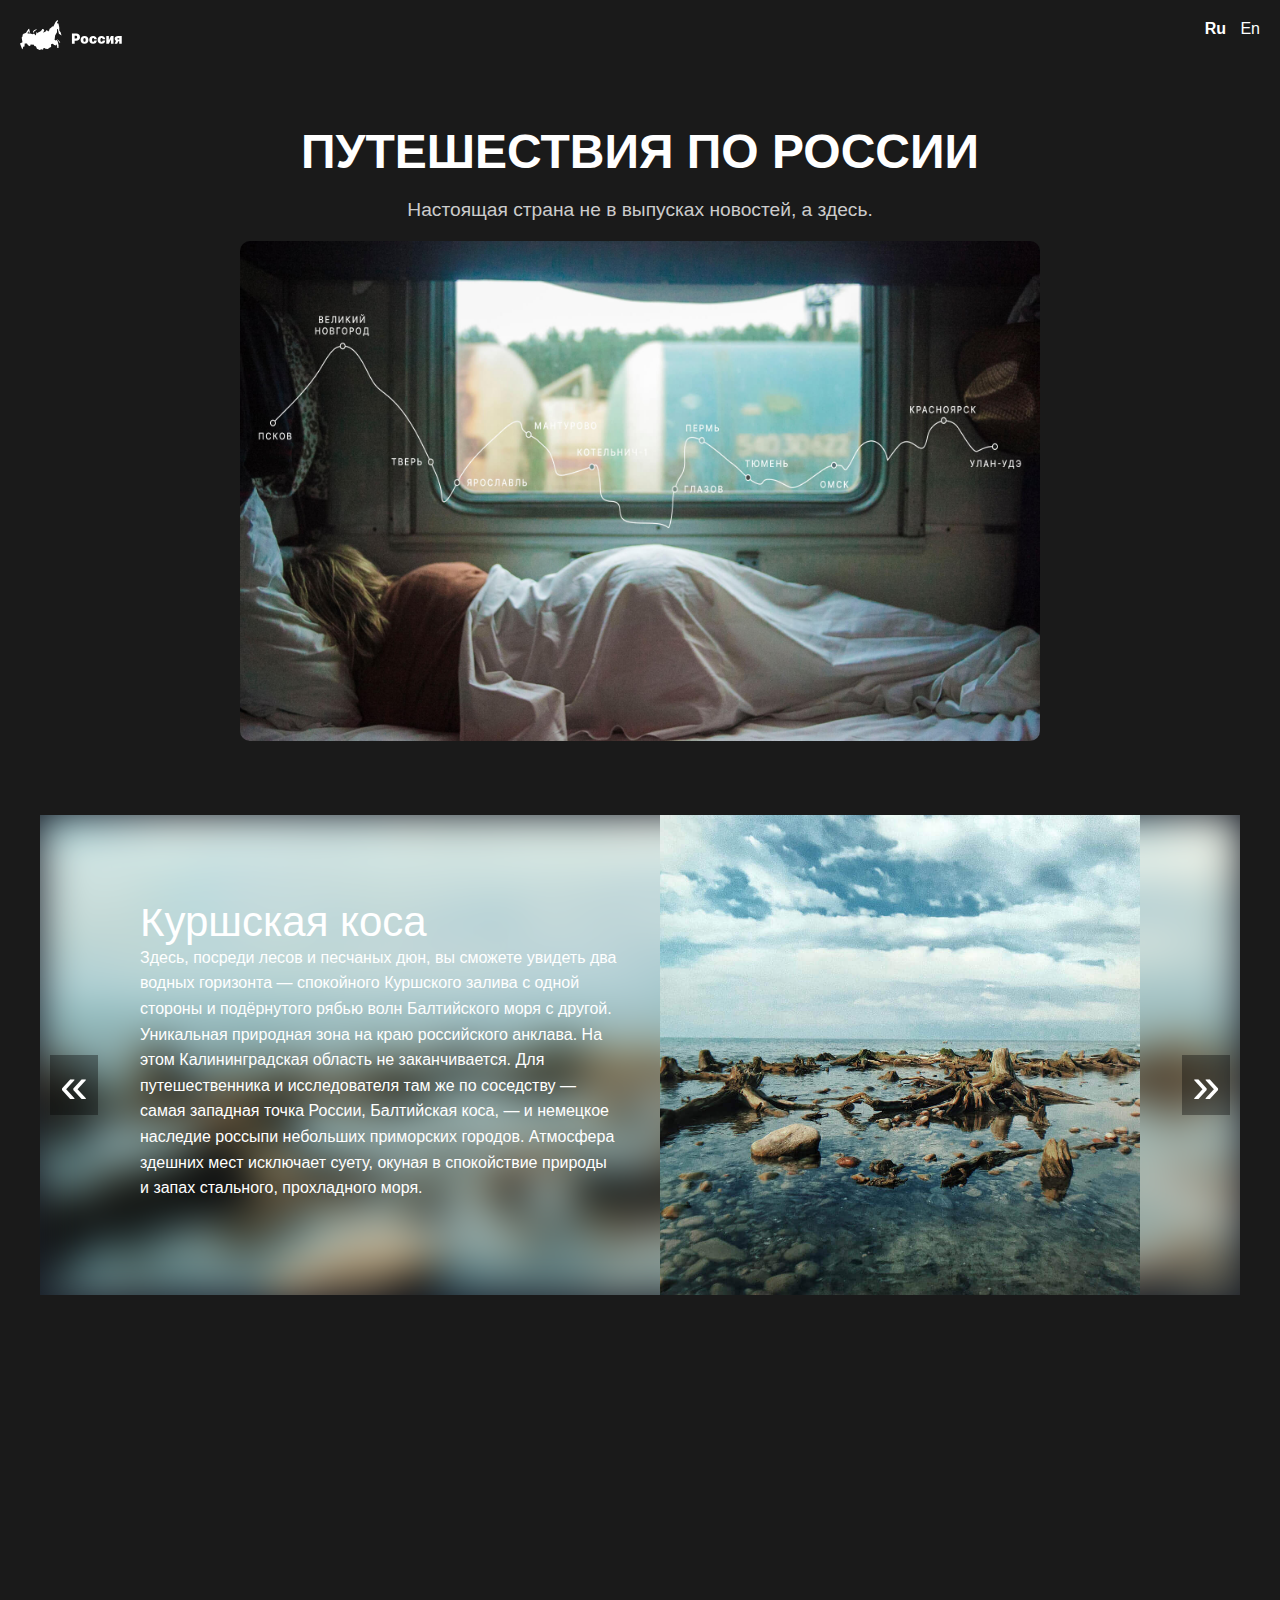
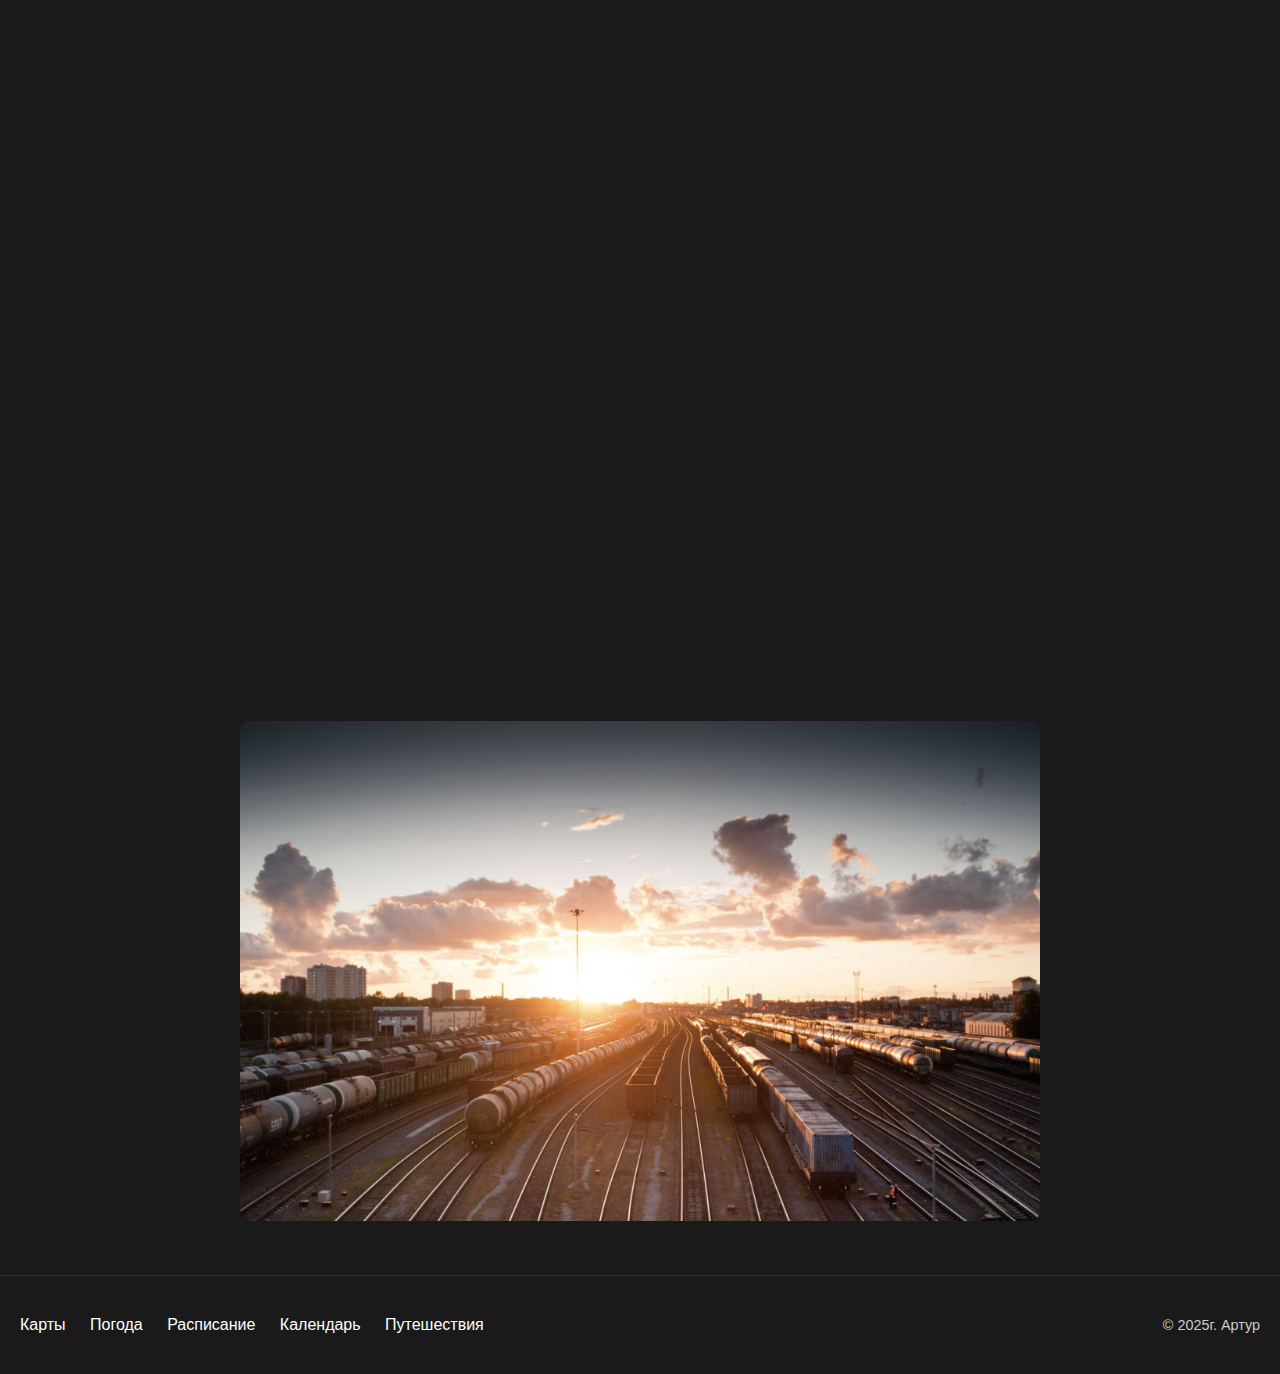
<file: Site_1/index.html>
<!DOCTYPE html>
<html lang="ru">
<head>
    <meta charset="UTF-8">
    <meta name="viewport" content="width=device-width, initial-scale=1.0">
    <title>Артур</title>
    <link rel="stylesheet" href="css/main.css">
    <link rel="stylesheet" href="css/immersive-slider.css">
    <style>
        .lang-btn.active {
            font-weight: bold;
        }
    </style>
</head>
<body>
    <div class="header1">
        <div class="logo">
            <img src="img/other/header-logo.svg" alt="Логотип Россия">
        </div>
        <div class="language-toggle">
            <a href="#" class="lang-btn" data-lang="ru">Ru</a>
            <a href="#" class="lang-btn" data-lang="en">En</a>
        </div>
    </div>
    <div class="hero">
        <h1 data-key="hero-title">ПУТЕШЕСТВИЯ ПО РОССИИ</h1>
        <p data-key="hero-subtitle">Настоящая страна не в выпусках новостей, а здесь.</p>
        <div class="hero-image">
            <img src="img/other/lead-polka.jpg" alt="Поезд на закате">
            <div class="image-overlay"></div>
        </div>
    </div>
    <div class="main">
        <div class="page_container">
            <div id="immersive_slider">
                <div class="slide" data-blurred="img/kosa.jpg">
                    <div class="content">
                        <h2 data-key="slide1-title">Куршская коса</h2>
                        <p data-key="slide1-text">Здесь, посреди лесов и песчаных дюн, вы сможете увидеть два водных горизонта — спокойного Куршского залива с одной стороны и подёрнутого рябью волн Балтийского моря с другой. Уникальная природная зона на краю российского анклава. На этом Калининградская область не заканчивается. Для путешественника и исследователя там же по соседству — самая западная точка России, Балтийская коса, — и немецкое наследие россыпи небольших приморских городов. Атмосфера здешних мест исключает суету, окуная в спокойствие природы и запах стального, прохладного моря.</p>
                    </div>
                    <div class="image">
                        <img src="img/kosa.jpg" alt="Куршская коса">
                    </div>
                </div>
                <div class="slide" data-blurred="img/kolsky.jpg">
                    <div class="content">
                        <h2 data-key="slide2-title">Кольский</h2>
                        <p data-key="slide2-text">Почти весь полуостров находится за Полярным кругом. Саамская тундра, от которой на юг — тайга, а на север — Ледовитый океан, прикидывающийся Баренцевым морем. Возможно, вы смотрели Звягинцева и даже слышали историю арктического фестиваля в Териберке. Возможно, слово «Хибины» не осталось под снегом школьных воспоминаний об уроках географии. Возможно, вы не интересовались пронизывающей земную кору сверхглубокой скважиной, а от апатитов вас давно накрывает апатия. Но ваша мечта увидеть северное сияние начинает сбываться с билетом в Мурманск.</p>
                    </div>
                    <div class="image">
                        <img src="img/kolsky.jpg" alt="Кольский полуостров">
                    </div>
                </div>
                <div class="slide" data-blurred="img/altai.jpg">
                    <div class="content">
                        <h2 data-key="slide3-title">Алтай</h2>
                        <p data-key="slide3-text">Алтай — одно из красивейших мест в России. В первую очередь из-за гор: если ехать вдоль хребта, вы увидите склоны, усыпанные соснами, горные реки и озёра. А если вы откроете в автомобиле окна, сможете познакомиться с невидимым чудом здешних мест — горным воздухом. Климат на Алтае умеренный, поэтому ехать сюда лучше всего летом. Так вы увидите всё разнообразие местной флоры и фауны. По лесам Алтая бродят лоси, над хребтами летают орлы, а на равнинах пасутся косули. И знаменитые манулы — тоже обитатели Алтайского края.</p>
                    </div>
                    <div class="image">
                        <img src="img/altai.jpg" alt="Алтайские горы">
                    </div>
                </div>
                <div class="slide" data-blurred="img/baikal.jpg">
                    <div class="content">
                        <h2 data-key="slide4-title">Зимний байкал</h2>
                        <p data-key="slide4-text">Всем известен Байкал как крупнейшее озеро в мире. Многие также знают, что это самый большой источник пресной воды и одно из красивейших мест в России. Конечно, это всё так. Но Байкал ещё идеальное место для соревнований по скийорингу. Это такой вид спорта, когда лыжник привязывает себя к мотоциклу, и тандем старается развить как можно бóльшую скорость на льду. В марте 2019 года на фестивале «Байкальская миля» был поставлен мировой рекорд — 197.011 км/ч.</p>
                    </div>
                    <div class="image">
                        <img src="img/baikal.jpg" alt="Зимний Байкал">
                    </div>
                </div>
                <div class="slide" data-blurred="img/karelia.jpg">
                    <div class="content">
                        <h2 data-key="slide5-title">Карелия</h2>
                        <p data-key="slide5-text">Сибирь заканчивается не на Урале, а в Карелии: образующая тайгу сибирская лиственница не растёт западнее Водлозера. Зато здесь она вымахивает на 30 метров — леса карельских национальных парков из-за непроходимых болот никогда не знали топора. Некоторым соснам уже больше чем полтысячелетия. Прикоснитесь к живому существу, видевшему солнце раньше, чем увидал его Иван Грозный. В девственном лесу на сотню километров не встретишь тропы. А на редких тропинках деревья в паре метров от земли помечены медвежьими когтями. Чтобы все знали, кто тут хозяин.</p>
                    </div>
                    <div class="image">
                        <img src="img/karelia.jpg" alt="Карелия">
                    </div>
                </div>
                <div class="is-nav">
                    <a href="#" class="is-prev">«</a>
                    <a href="#" class="is-next">»</a>
                </div>
            </div>

            <div class="gallery">
                <div class="gallery-item" data-column="1" data-parallax="0.2">
                    <div class="gallery-item-inner">
                        <img src="img/other/photo-grid-train.jpg" alt="Image 1">
                    </div>
                </div>
                <div class="gallery-item" data-column="2" data-parallax="0.2">
                    <div class="gallery-item-inner">
                        <img src="img/other/photo-grid-atharva-tulsi.jpg" alt="Image 2">
                    </div>
                </div>
                <div class="gallery-item" data-column="3" data-parallax="0.2">
                    <div class="gallery-item-inner">
                        <img src="img/other/photo-grid-tuman.jpg" alt="Image 3">
                    </div>
                </div>
                <div class="gallery-item" data-column="4" data-parallax="0.2">
                    <div class="gallery-item-inner">
                        <img src="img/other/photo-grid-sochi.jpg" alt="Image 4">
                    </div>
                </div>
                <div class="gallery-item" data-column="1" data-parallax="0.2">
                    <div class="gallery-item-inner">
                        <img src="img/other/photo-grid-arisa.jpg" alt="Image 1">
                    </div>
                </div>
                <div class="gallery-item" data-column="2" data-parallax="0.2">
                    <div class="gallery-item-inner">
                        <img src="img/other/photo-grid-baikal.jpg" alt="Image 2">
                    </div>
                </div>
                <div class="gallery-item" data-column="3" data-parallax="0.2">
                    <div class="gallery-item-inner">
                        <img src="img/other/photo-grid-elbrus.jpg" alt="Image 3">
                    </div>
                </div>
                <div class="gallery-item" data-column="4" data-parallax="0.2">
                    <div class="gallery-item-inner">
                        <img src="img/other/photo-grid-kondratiev.jpg" alt="Image 4">
                    </div>
                </div>
                <div class="gallery-item" data-column="1" data-parallax="0.2">
                    <div class="gallery-item-inner">
                        <img src="img/other/photo-grid-kamchatka-1.jpg" alt="Image 1">
                    </div>
                </div>
                <div class="gallery-item" data-column="2" data-parallax="0.2">
                    <div class="gallery-item-inner">
                        <img src="img/other/photo-grid-kamchatka-2.jpg" alt="Image 2">
                    </div>
                </div>
                <div class="gallery-item" data-column="3" data-parallax="0.2">
                    <div class="gallery-item-inner">
                        <img src="img/other/photo-grid-baikal-2.jpg" alt="Image 3">
                    </div>
                </div>
                <div class="gallery-item" data-column="4" data-parallax="0.2">
                    <div class="gallery-item-inner">
                        <img src="img/other/photo-grid-ergaki.jpg" alt="Image 4">
                    </div>
                </div>
            </div>

            <div class="benefits">
                <div class="page_container"></div>
            </div>
            <div class="cover-image">
                <div class="hero-image">
                    <img src="img/other/cover-trains.jpg" alt="Поезд на закате">
                    <div class="image-overlay"></div>
                </div>
            </div>
        </div>
        <footer class="footer">
            <div class="footer-links">
                <a href="https://yandex.ru/maps" data-key="footer-link1">Карты</a>
                <a href="https://yandex.ru/pogoda" data-key="footer-link2">Погода</a>
                <a href="https://rasp.yandex.ru/" data-key="footer-link3">Расписание</a>
                <a href="https://calendar.yandex.ru/" data-key="footer-link4">Календарь</a>
                <a href="https://travel.yandex.ru/" data-key="footer-link5">Путешествия</a>
            </div>
            <div class="footer-copyright">
                <p data-key="footer-copyright">© 2025г. Артур</p>
            </div>
        </footer>
    </div>
    <script src="js/immersive-slider.js"></script>
    <script src="js/gallery-effects.js"></script>
    <script src="js/language-switcher.js"></script>
</body>
</html>
</file>
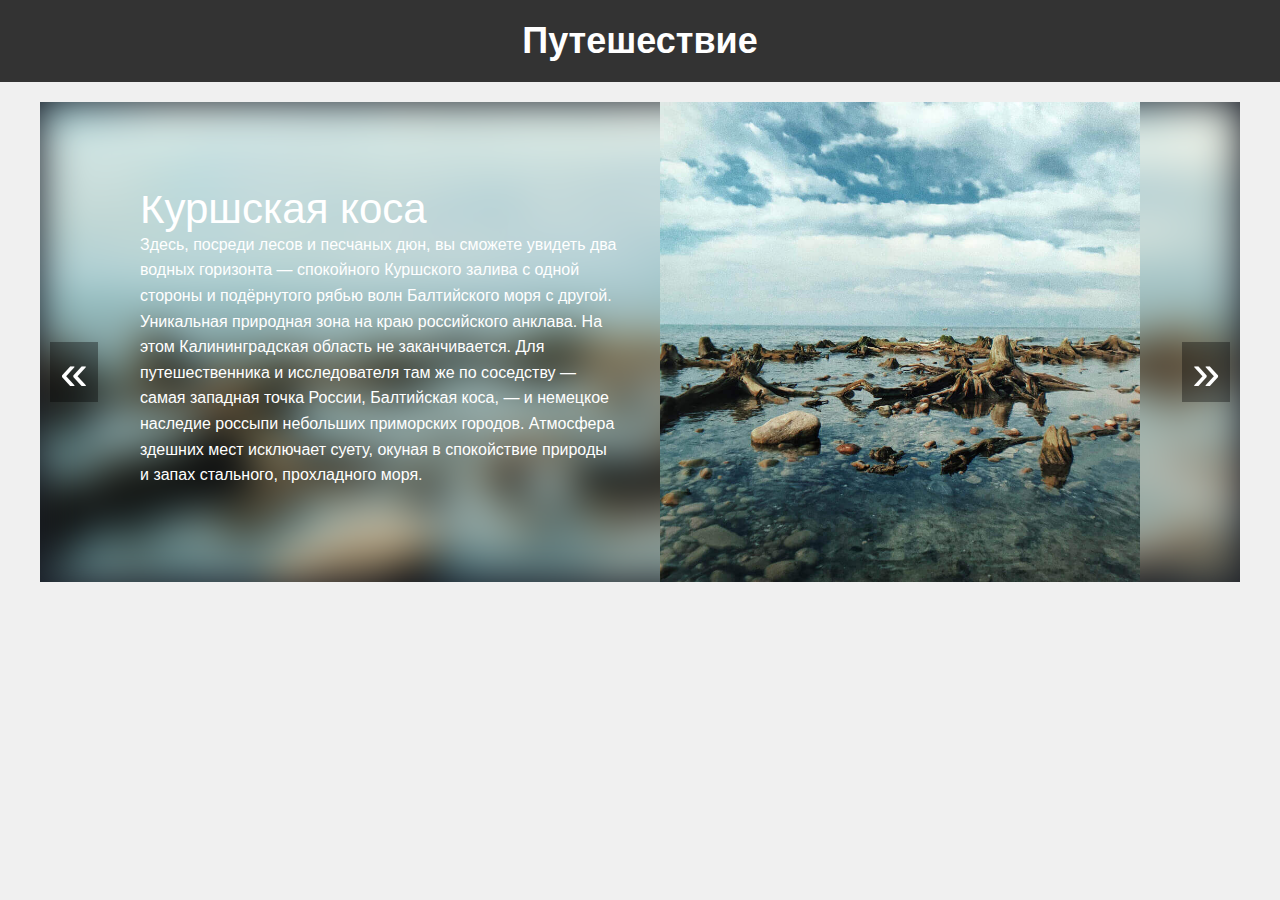
<file: Slider/index.html>
<!DOCTYPE html>
<html lang="en">
<head>
    <meta charset="UTF-8" />
    <meta name="viewport" content="width=device-width, initial-scale=1.0">
    <title>Артур</title>
    <link rel="stylesheet" type="text/css" href="css/immersive-slider.css" />
</head>
<body>
    <div class="header">
        <h1>Путешествие</h1>
    </div>
    <div class="main">
        <div class="page_container">
            <div id="immersive_slider">
                <div class="slide" data-blurred="img/kosa.jpg">
                    <div class="content">
                        <h2>Куршская коса</h2>
                        <p>Здесь, посреди лесов и песчаных дюн, вы сможете увидеть два водных горизонта — спокойного Куршского залива с одной стороны и подёрнутого рябью волн Балтийского моря с другой. Уникальная природная зона на краю российского анклава. На этом Калининградская область не заканчивается. Для путешественника и исследователя там же по соседству — самая западная точка России, Балтийская коса, — и немецкое наследие россыпи небольших приморских городов. Атмосфера здешних мест исключает суету, окуная в спокойствие природы и запах стального, прохладного моря.</p>
                    </div>
                    <div class="image">
                        <img src="img/kosa.jpg" alt="Slider 1">
                    </div>
                </div>
                <div class="slide" data-blurred="img/kolsky.jpg">
                    <div class="content">
                        <h2>Кольский</h2>
                        <p>Почти весь полуостров находится за Полярным кругом. Саамская тундра, от которой на юг — тайга, а на север — Ледовитый океан, прикидывающийся Баренцевым морем. Возможно, вы смотрели Звягинцева и даже слышали историю арктического фестиваля в Териберке. Возможно, слово «Хибины» не осталось под снегом школьных воспоминаний об уроках географии. Возможно, вы не интересовались пронизывающей земную кору сверхглубокой скважиной, а от апатитов вас давно накрывает апатия. Но ваша мечта увидеть северное сияние начинает сбываться с билетом в Мурманск.</p>
                    </div>
                    <div class="image">
                        <img src="img/kolsky.jpg" alt="Slider 1">
                    </div>
                </div>
                <div class="slide" data-blurred="img/altai.jpg">
                    <div class="content">
                        <h2>Алтай</h2>
                        <p>Алтай — одно из красивейших мест в России. В первую очередь из-за гор: если ехать вдоль хребта, вы увидите склоны, усыпанные соснами, горные реки и озёра. А если вы откроете в автомобиле окна, сможете познакомиться с невидимым чудом здешних мест — горным воздухом. Климат на Алтае умеренный, поэтому ехать сюда лучше всего летом. Так вы увидите всё разнообразие местной флоры и фауны. По лесам Алтая бродят лоси, над хребтами летают орлы, а на равнинах пасутся косули. И знаменитые манулы — тоже обитатели Алтайского края.</p>
                    </div>
                    <div class="image">
                        <img src="img/altai.jpg" alt="Slider 1">
                    </div>
                </div>
                <div class="slide" data-blurred="img/baikal.jpg">
                    <div class="content">
                        <h2>Зимний байкал</h2>
                        <p>Всем известен Байкал как крупнейшее озеро в мире. Многие также знают, что это самый большой источник пресной воды и одно из красивейших мест в России. Конечно, это всё так. Но Байкал ещё идеальное место для соревнований по скийорингу. Это такой вид спорта, когда лыжник привязывает себя к мотоциклу, и тандем старается развить как можно бóльшую скорость на льду. В марте 2019 года на фестивале «Байкальская миля» был поставлен мировой рекорд — 197.011 км/ч.</p>
                    </div>
                    <div class="image">
                        <img src="img/baikal.jpg" alt="Slider 1">
                    </div>
                </div>
                <div class="slide" data-blurred="img/karelia.jpg">
                    <div class="content">
                        <h2>Карелия</h2>
                        <p>Сибирь заканчивается не на Урале, а в Карелии: образующая тайгу сибирская лиственница не растёт западнее Водлозера. Зато здесь она вымахивает на 30 метров — леса карельских национальных парков из-за непроходимых болот никогда не знали топора. Некоторым соснам уже больше чем полтысячелетия. Прикоснитесь к живому существу, видевшему солнце раньше, чем увидал его Иван Грозный. В девственном лесу на сотню километров не встретишь тропы. А на редких тропинках деревья в паре метров от земли помечены медвежьими когтями. Чтобы все знали, кто тут хозяин.</p>
                    </div>
                    <div class="image">
                        <img src="img/karelia.jpg" alt="Slider 1">
                    </div>
                </div>
                <div class="is-nav">
                    <a href="#" class="is-prev">«</a>
                    <a href="#" class="is-next">»</a>
                </div>
            </div>
        </div>
    </div>
    <div class="benefits">
        <div class="page_container"></div>
    </div>
    <script src="js/immersive-slider.js"></script>
</body>
</html>
</file>
<file: Site_1/css/main.css>
/* Общие стили */
body {
    margin: 0;
    font-family: Arial, sans-serif;
    background-color: #1a1a1a;
    color: #fff;
}

/* Стили для .page_container */
.page_container {
    max-width: 1200px;
    margin: 0 auto;
    padding: 0 20px;
}

/* Стили для шапки */
.header1 {
    display: flex;
    justify-content: space-between;
    padding: 20px;
}

.header1 img {
    height: 30px;
}

.language-toggle a {
    color: #fff;
    text-decoration: none;
    margin-left: 10px;
}

.language-toggle a:hover {
    text-decoration: underline;
}

/* Стили для секции hero */
.hero {
    text-align: center;
    padding: 50px 20px;
}

.hero h1 {
    font-size: 3em;
    margin: 0;
    text-transform: uppercase;
}

.hero p {
    font-size: 1.2em;
    color: #ccc;
    margin: 20px 0;
}

/* Стили для изображения */
.hero-image {
    position: relative;
    max-width: 800px;
    margin: 0 auto;
    overflow: visible; /* Предотвращаем обрезку при увеличении */
}

.hero-image img {
    width: 100%;
    border-radius: 10px;
    transition: transform 0.3s ease; /* Плавный переход для эффекта увеличения */
}

/* Эффект увеличения при наведении */
.hero-image:hover img {
    transform: scale(1.1); /* Увеличиваем изображение на 10% */
}

/* Наложение (например, для карты с городами) */
.image-overlay {
    position: absolute;
    top: 0;
    left: 0;
    width: 100%;
    height: 100%;
    /* background: url('path-to-overlay-image.png') no-repeat center; */ /* Закомментировано */
    background-size: cover;
    opacity: 0.8;
}

/* Стили для галереи */
.gallery {
    display: grid;
    grid-template-columns: repeat(4, 1fr); /* 4 столбца */
    gap: 15px;
    padding: 20px 0;
    max-width: 1200px;
    margin: 0 auto;
}

.gallery-item {
    position: relative; /* Для корректной работы transform */
    border-radius: 10px;
    aspect-ratio: 1 / 1; /* Делаем контейнер квадратным */
    padding: 20px; /* Добавляем внутренние отступы для большего пространства */
    transition: transform 0.3s ease; /* Плавный переход для параллакса */
    overflow: visible; /* Предотвращаем обрезку при увеличении */
}

.gallery-item-inner {
    opacity: 0; /* Начальное состояние для анимации */
    transform: translateY(50px); /* Начальное смещение вниз для "выплывания" */
    transition: opacity 1s ease, transform 1s ease; /* Плавная анимация "выплывания" и "прилёта" */
}

.gallery-item img {
    width: 100%;
    height: 100%; /* Заполняем контейнер */
    object-fit: cover; /* Сохраняем пропорции */
    display: block;
    border-radius: 10px; /* Скругляем углы изображения */
    transition: transform 0.3s ease; /* Плавный переход для эффекта увеличения */
}

/* Эффект увеличения при наведении */
.gallery-item-inner:hover img {
    transform: scale(1.1); /* Увеличиваем изображение на 10% */
}

/* Анимация "выплывания" снизу вверх */
.gallery-item-inner.fade-up {
    opacity: 1;
    transform: translateY(0);
}

/* Анимация "прилёта" для столбцов 1 и 2 (слева направо) */
.gallery-item[data-column="1"] .gallery-item-inner.slide-in,
.gallery-item[data-column="2"] .gallery-item-inner.slide-in {
    animation: slideInLeftToRight 1s ease forwards;
}

/* Анимация "прилёта" для столбцов 3 и 4 (справа налево) */
.gallery-item[data-column="3"] .gallery-item-inner.slide-in,
.gallery-item[data-column="4"] .gallery-item-inner.slide-in {
    animation: slideInRightToLeft 1s ease forwards;
}

/* Ключевые кадры для анимации слева направо */
@keyframes slideInLeftToRight {
    0% {
        opacity: 0;
        transform: translateX(-300px) translateY(50px); /* Учитываем начальное смещение для "выплывания" */
    }
    100% {
        opacity: 1;
        transform: translateX(0) translateY(0); /* Конечная позиция */
    }
}

/* Ключевые кадры для анимации справа налево */
@keyframes slideInRightToLeft {
    0% {
        opacity: 0;
        transform: translateX(300px) translateY(50px); /* Учитываем начальное смещение для "выплывания" */
    }
    100% {
        opacity: 1;
        transform: translateX(0) translateY(0); /* Конечная позиция */
    }
}

/* Стили для .cover-image */
.cover-image {
    text-align: center;
    padding: 50px 20px;
}

/* Стили для футера */
.footer {
    display: flex;
    justify-content: space-between;
    align-items: center;
    padding: 20px;
    padding-top: 40px;
    background-color: #1a1a1a;
    border-top: 1px solid #333;
    width: 100%;
    box-sizing: border-box;
    max-width: none;
}

.footer-links a {
    color: #fff;
    text-decoration: none;
    margin-right: 20px;
    font-size: 1em;
}

.footer-links a:hover {
    text-decoration: underline;
}

.footer-copyright p {
    margin: 0;
    font-size: 0.9em;
    color: #ccc;
}

/* Адаптивность */
@media (min-width: 1025px) {
    .gallery-item[data-column="2"],
    .gallery-item[data-column="4"] {
        transform: translateY(60px); /* Смещение вниз только для экранов больше 1024px */
    }
}

@media (max-width: 1024px) {
    .gallery {
        grid-template-columns: repeat(2, 1fr); /* 2 колонки для 1024–768 */
    }

    /* Сбрасываем смещение для всех колонок на меньших экранах */
    .gallery-item[data-column="2"],
    .gallery-item[data-column="4"] {
        transform: translateY(0); /* Убираем смещение */
    }
}

@media (max-width: 768px) {
    .hero h1 {
        font-size: 2em;
    }

    .hero p {
        font-size: 1em;
    }

    .header {
        padding: 10px;
    }

    .header img {
        height: 25px;
    }

    .gallery {
        grid-template-columns: repeat(2, 1fr); /* 2 колонки для 768 и ниже */
    }

    .footer {
        flex-direction: column;
        text-align: center;
    }

    .footer-links {
        margin-bottom: 10px;
    }

    .footer-links a {
        margin: 0 10px;
    }

    .footer-copyright {
        margin-top: 10px;
    }
}

@media (max-width: 480px) {
    .gallery {
        grid-template-columns: 1fr; /* 1 колонка для <480px */
        gap: 5px; /* Уменьшаем расстояние между элементами до 5px */
    }

    .gallery-item {
        padding: 10px; /* Оставляем внутренние отступы */
    }
}
</file>
<file: Site_1/css/immersive-slider.css>
.header {
    text-align: center;
    padding: 20px;
    background: #333;
    color: white;
}

    .header h1 {
        margin: 0;
        font-size: 36px;
    }

.main {
    padding: 20px 0;
}

.page_container {
    max-width: 1200px;
    margin: 0 auto;
}

.benefits {
    padding: 20px 0;
}

/* �������� ��������� �������� */
#immersive_slider {
    position: relative;
    width: 100%;
    height: 480px;
    background: #161923;
    overflow: hidden;
}

/* ��������� ��� ������� */
.is-overflow {
    position: relative;
    width: 100%;
    height: 100%;
    overflow: hidden;
}

/* ����� ��� ������� */
#immersive_slider .is-slide {
    position: absolute;
    top: 0;
    left: 0;
    width: 100%;
    height: 100%;
    display: flex;
    align-items: center;
    justify-content: space-between;
    padding: 50px 100px;
    box-sizing: border-box;
    opacity: 0;
    transform: translateX(0);
    transition: opacity 0.5s ease-in-out, transform 0.5s ease-in-out;
    z-index: 1;
}

    /* �������� ����� */
    #immersive_slider .is-slide.active {
        opacity: 1 !important;
        transform: translateX(0) !important;
        z-index: 10;
    }

    /* �������� ��������� */
    #immersive_slider .is-slide.from-left {
        transform: translateX(-100%);
    }

    #immersive_slider .is-slide.from-right {
        transform: translateX(100%);
    }

    /* �������� ����� */
    #immersive_slider .is-slide.exiting-to-right {
        opacity: 0;
        transform: translateX(100%);
    }

    #immersive_slider .is-slide.exiting-to-left {
        opacity: 0;
        transform: translateX(-100%);
    }

    /* ������� ������ ������ */
    #immersive_slider .is-slide .content {
        width: 50%;
        padding-right: 20px;
        box-sizing: border-box;
        color: white;
        text-align: left;
        line-height: 160%;
        overflow-y: auto;
        max-height: 100%;
    }

        #immersive_slider .is-slide .content h2 {
            font-size: 42px;
            font-weight: 300;
            text-align: left;
            margin: 0 0 10px 0;
        }

        #immersive_slider .is-slide .content p {
            margin: 0;
            font-size: 16px;
        }

    #immersive_slider .is-slide .image {
        width: 50%;
        padding-left: 20px;
        box-sizing: border-box;
        display: flex;
        align-items: center;
        justify-content: center;
        max-height: 100%;
        /* ������� overflow: hidden, ����� ����������� �� ���������� */
    }

        #immersive_slider .is-slide .image img {
            max-width: 100%;
            max-height: 100%;
            /* �������� object-fit: contain �� object-fit: scale-down, ����� ����������� ����������������, �� �� ���������� */
            object-fit: scale-down;
            /* ������� "�����������" � ������, �������� object-position: center */
            object-position: center;
        }

/* ��������� ��� ����� */
.is-bg-overflow {
    position: absolute;
    top: 0;
    left: 0;
    width: 100%;
    height: 100%;
    overflow: hidden;
    z-index: 0;
}

/* ����� ��� ����� */
.is-background {
    position: absolute;
    top: 0;
    left: 0;
    width: 100%;
    height: 100%;
    opacity: 0;
    transform: translateX(0);
    transition: opacity 0.5s ease-in-out, transform 0.5s ease-in-out;
}

    /* �������� ��� */
    .is-background.active {
        opacity: 1 !important;
        transform: translateX(0) !important;
    }

    /* �������� ��������� ���� */
    .is-background.from-left {
        transform: translateX(-100%);
    }

    .is-background.from-right {
        transform: translateX(100%);
    }

    /* �������� ����� ���� */
    .is-background.exiting-to-right {
        opacity: 0;
        transform: translateX(100%);
    }

    .is-background.exiting-to-left {
        opacity: 0;
        transform: translateX(-100%);
    }

    .is-background img {
        width: 100%;
        height: 100%;
        object-fit: cover;
    }

/* ������ �������� ��� ���� */
.is-background {
    -webkit-filter: blur(20px);
    -moz-filter: blur(20px);
    -o-filter: blur(20px);
    filter: blur(20px);
}

/* ������ ��������� */
.is-nav {
    position: absolute;
    top: 50%;
    width: 100%;
    transform: translateY(-50%);
    z-index: 20;
}

.is-prev,
.is-next {
    position: absolute;
    font-size: 50px;
    color: #FFF;
    background: rgba(0, 0, 0, 0.35);
    padding: 5px 10px;
    text-decoration: none;
    line-height: 1;
}

.is-prev {
    left: 10px;
}

.is-next {
    right: 10px;
}
</file>
<file: Slider/css/immersive-slider.css>
/* Базовые стили для страницы */
body {
    margin: 0;
    font-family: Arial, sans-serif;
    background: #f0f0f0;
}

.header {
    text-align: center;
    padding: 20px;
    background: #333;
    color: white;
}

    .header h1 {
        margin: 0;
        font-size: 36px;
    }

.main {
    padding: 20px 0;
}

.page_container {
    max-width: 1200px;
    margin: 0 auto;
}

.benefits {
    padding: 20px 0;
}

/* Основной контейнер слайдера */
#immersive_slider {
    position: relative;
    width: 100%;
    height: 480px;
    background: #161923;
    overflow: hidden;
}

/* Контейнер для слайдов */
.is-overflow {
    position: relative;
    width: 100%;
    height: 100%;
    overflow: hidden;
}

/* Стили для слайдов */
#immersive_slider .is-slide {
    position: absolute;
    top: 0;
    left: 0;
    width: 100%;
    height: 100%;
    display: flex;
    align-items: center;
    justify-content: space-between;
    padding: 50px 100px;
    box-sizing: border-box;
    opacity: 0;
    transform: translateX(0);
    transition: opacity 0.5s ease-in-out, transform 0.5s ease-in-out;
    z-index: 1;
}

    /* Активный слайд */
    #immersive_slider .is-slide.active {
        opacity: 1 !important;
        transform: translateX(0) !important;
        z-index: 10;
    }

    /* Анимация появления */
    #immersive_slider .is-slide.from-left {
        transform: translateX(-100%);
    }

    #immersive_slider .is-slide.from-right {
        transform: translateX(100%);
    }

    /* Анимация ухода */
    #immersive_slider .is-slide.exiting-to-right {
        opacity: 0;
        transform: translateX(100%);
    }

    #immersive_slider .is-slide.exiting-to-left {
        opacity: 0;
        transform: translateX(-100%);
    }

    /* Контент внутри слайда */
    #immersive_slider .is-slide .content {
        width: 50%;
        padding-right: 20px;
        box-sizing: border-box;
        color: white;
        text-align: left;
        line-height: 160%;
        overflow-y: auto;
        max-height: 100%;
    }

        #immersive_slider .is-slide .content h2 {
            font-size: 42px;
            font-weight: 300;
            text-align: left;
            margin: 0 0 10px 0;
        }

        #immersive_slider .is-slide .content p {
            margin: 0;
            font-size: 16px;
        }

    #immersive_slider .is-slide .image {
        width: 50%;
        padding-left: 20px;
        box-sizing: border-box;
        display: flex;
        align-items: center;
        justify-content: center;
        max-height: 100%;
        /* Убираем overflow: hidden, чтобы изображение не обрезалось */
    }

        #immersive_slider .is-slide .image img {
            max-width: 100%;
            max-height: 100%;
            /* Заменяем object-fit: contain на object-fit: scale-down, чтобы изображение масштабировалось, но не обрезалось */
            object-fit: scale-down;
            /* Убираем "приближение" к центру, добавляя object-position: center */
            object-position: center;
        }

/* Контейнер для фонов */
.is-bg-overflow {
    position: absolute;
    top: 0;
    left: 0;
    width: 100%;
    height: 100%;
    overflow: hidden;
    z-index: 0;
}

/* Стили для фонов */
.is-background {
    position: absolute;
    top: 0;
    left: 0;
    width: 100%;
    height: 100%;
    opacity: 0;
    transform: translateX(0);
    transition: opacity 0.5s ease-in-out, transform 0.5s ease-in-out;
}

    /* Активный фон */
    .is-background.active {
        opacity: 1 !important;
        transform: translateX(0) !important;
    }

    /* Анимация появления фона */
    .is-background.from-left {
        transform: translateX(-100%);
    }

    .is-background.from-right {
        transform: translateX(100%);
    }

    /* Анимация ухода фона */
    .is-background.exiting-to-right {
        opacity: 0;
        transform: translateX(100%);
    }

    .is-background.exiting-to-left {
        opacity: 0;
        transform: translateX(-100%);
    }

    .is-background img {
        width: 100%;
        height: 100%;
        object-fit: cover;
    }

/* Эффект размытия для фона */
.is-background {
    -webkit-filter: blur(20px);
    -moz-filter: blur(20px);
    -o-filter: blur(20px);
    filter: blur(20px);
}

/* Кнопки навигации */
.is-nav {
    position: absolute;
    top: 50%;
    width: 100%;
    transform: translateY(-50%);
    z-index: 20;
}

.is-prev,
.is-next {
    position: absolute;
    font-size: 50px;
    color: #FFF;
    background: rgba(0, 0, 0, 0.35);
    padding: 5px 10px;
    text-decoration: none;
    line-height: 1;
}

.is-prev {
    left: 10px;
}

.is-next {
    right: 10px;
}
</file>
